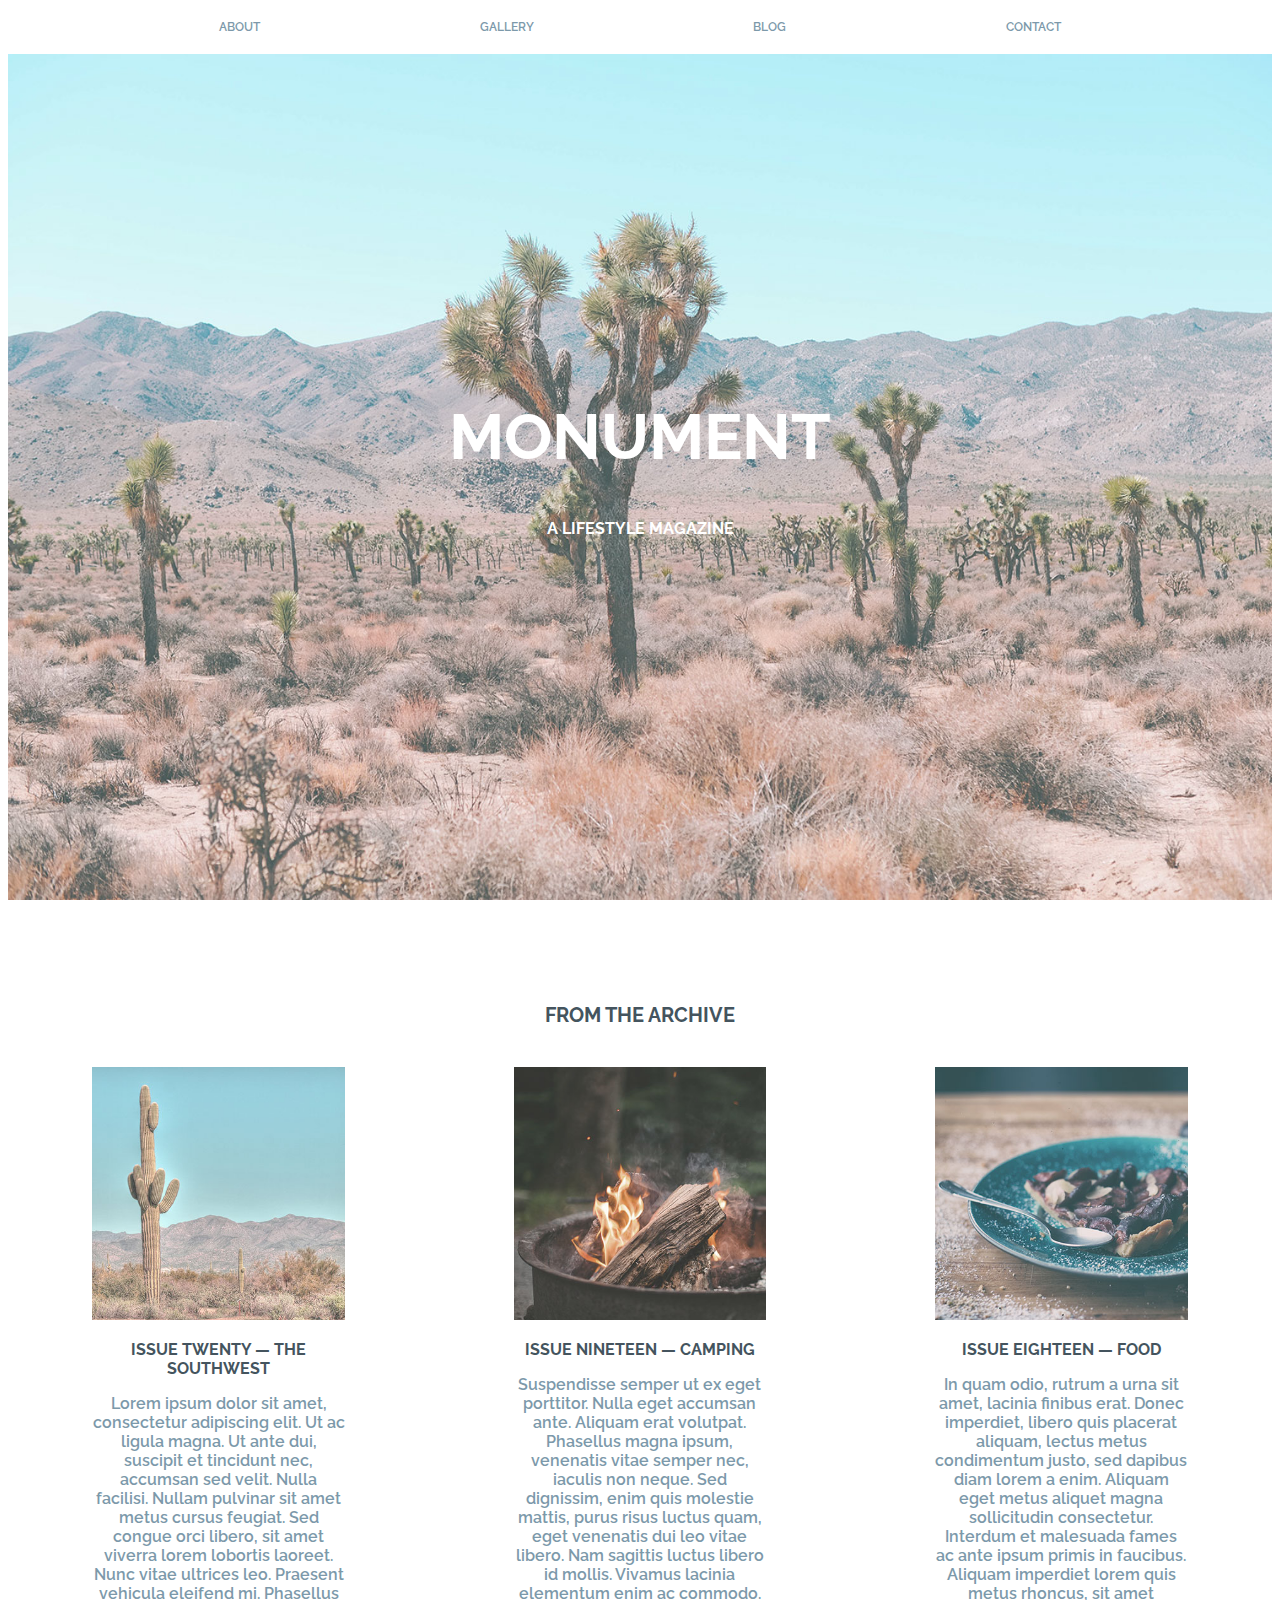
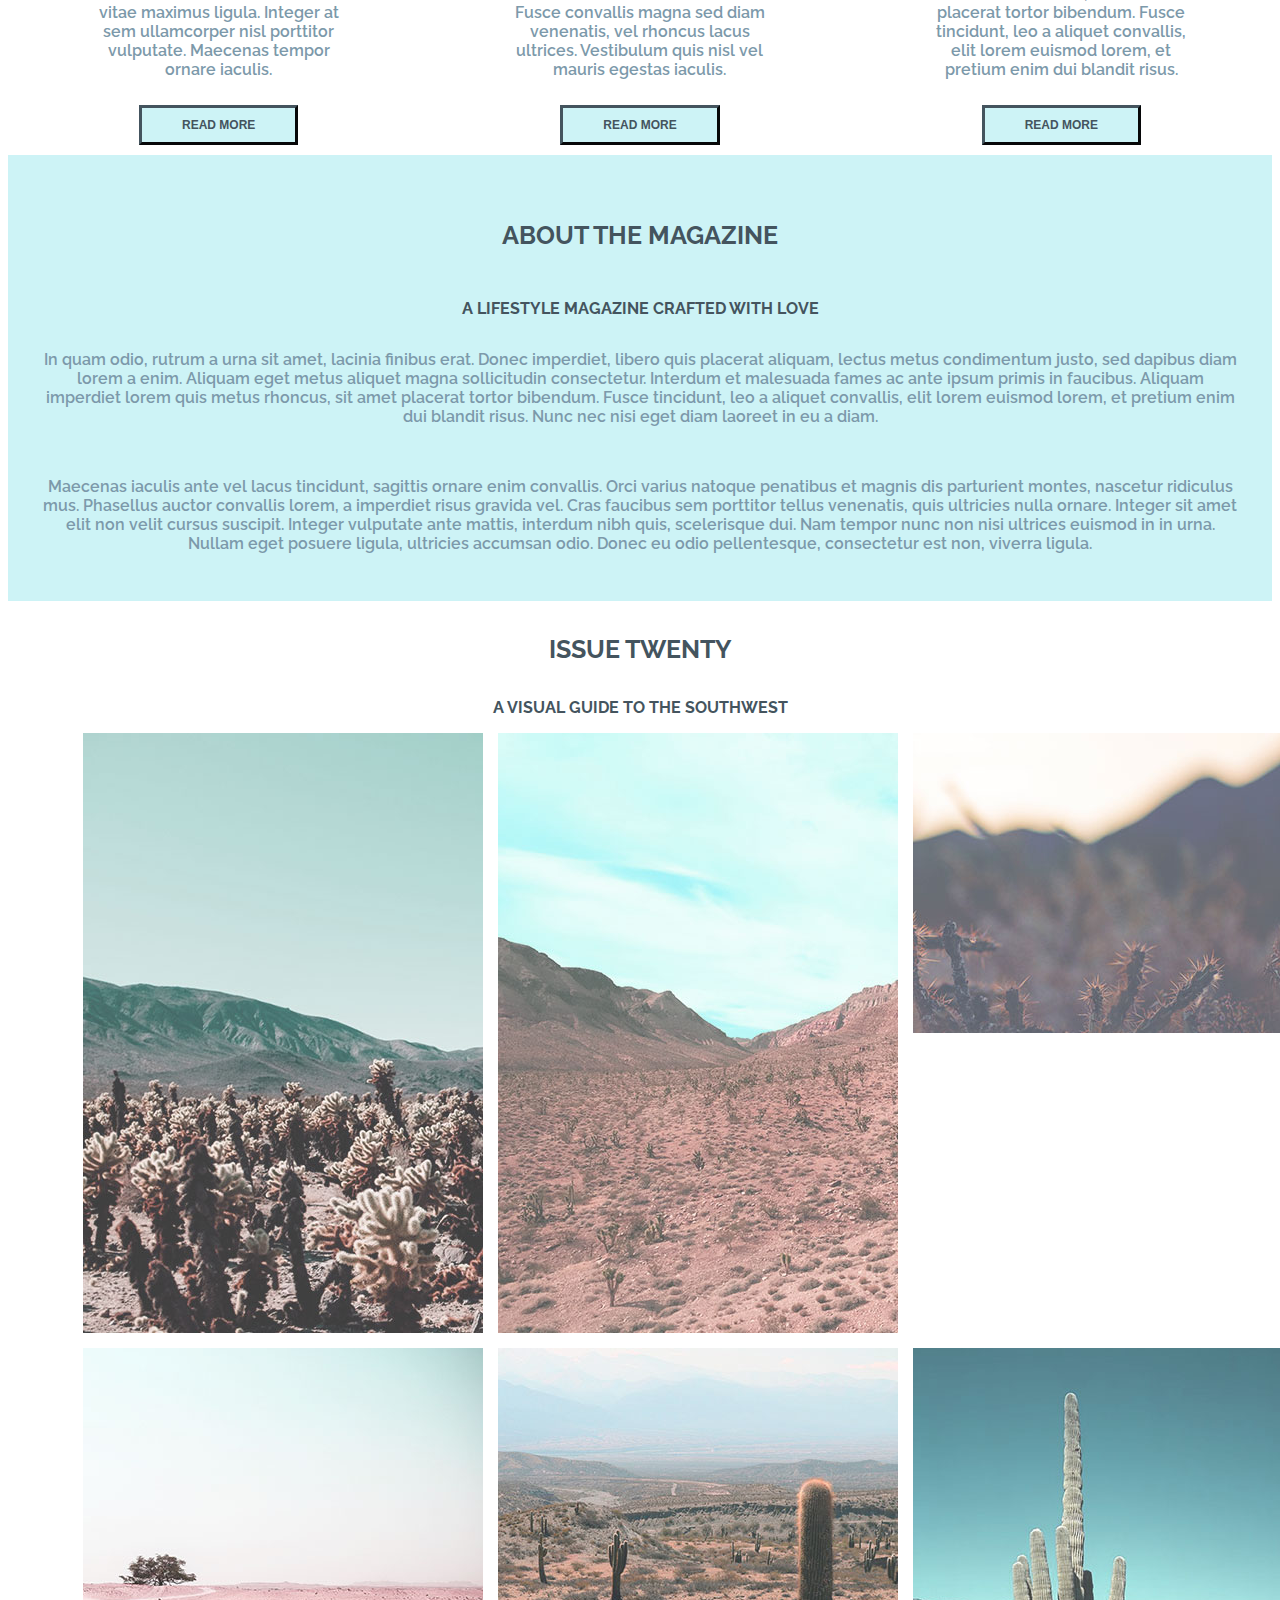
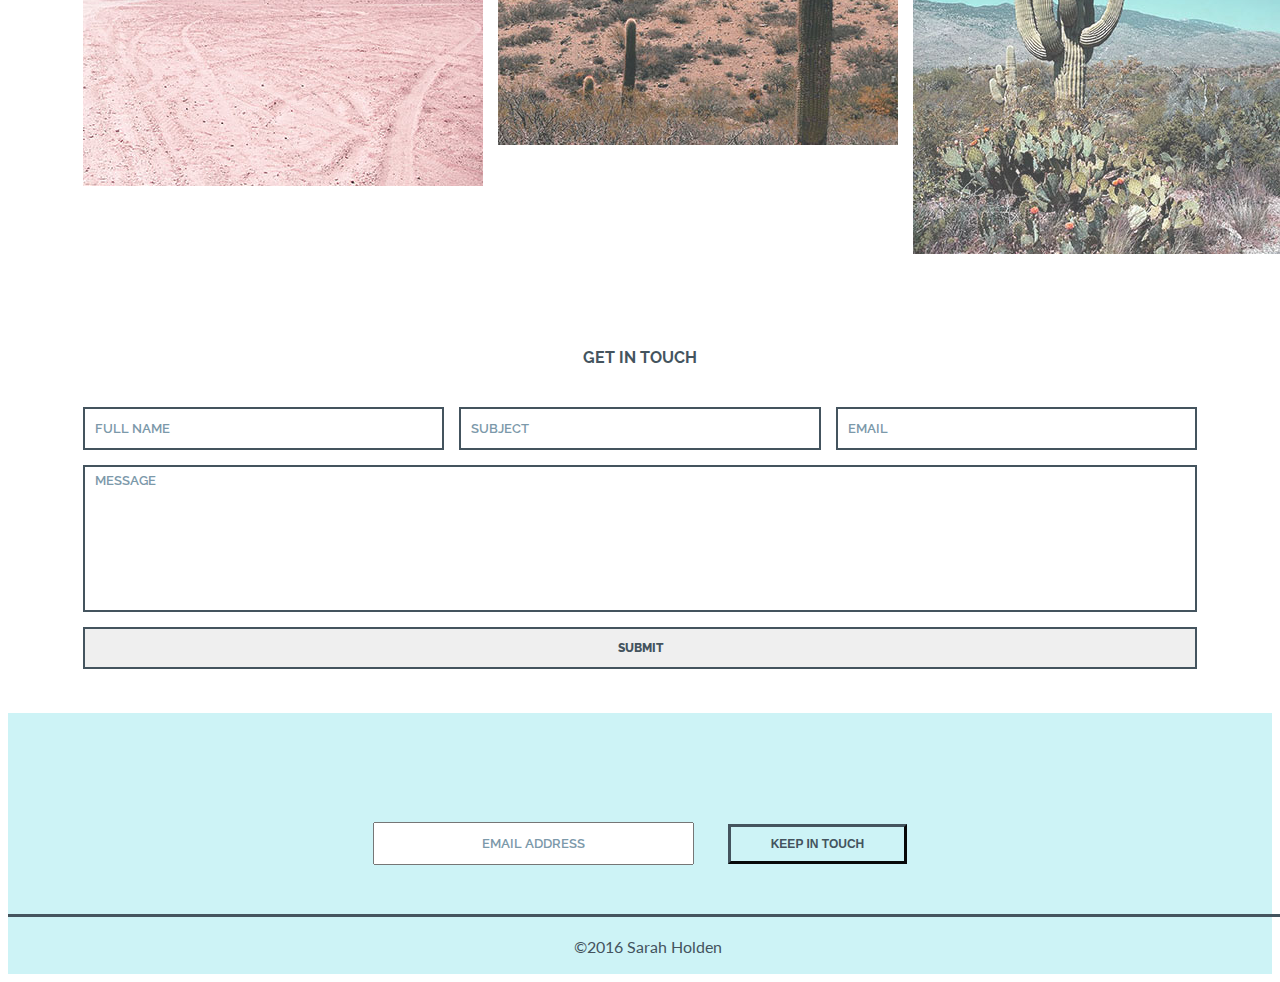
<file: starter-code/index.html>
<!DOCTYPE html>
<html lang="en">
<head>
    <meta charset="UTF-8">
    <meta name="viewport" content="width=device-width, initial-scale=1.0">
    <meta http-equiv="X-UA-Compatible" content="ie=edge">
    <link rel="stylesheet" href="https://use.fontawesome.com/releases/v5.5.0/css/all.css" integrity="sha384-B4dIYHKNBt8Bc12p+WXckhzcICo0wtJAoU8YZTY5qE0Id1GSseTk6S+L3BlXeVIU" crossorigin="anonymous">
    <link href="https://fonts.googleapis.com/css?family=Lato|Raleway" rel="stylesheet">
    <link rel="stylesheet" href="css/index.css">
    <title>Monument Magazine</title>
</head>
<body>
    <header>
        <nav class="dropdown-content">
            <a href="#">About</a>
            <a href="#">Gallery</a>
            <a href="#">Blog</a>
            <a href="#">Contact</a>
        </nav>
        <br>
        <h1>Monument<br><span class=title>A Lifestyle Magazine</span></h1>
    </header>
    <h2>From the archive</h2>
    <article class="archive">
        <div class="article1">
            <img src="images/article_1.jpg" class= "art"/>
            <h3> Issue Twenty &#8212; The Southwest</h3>
            <p>Lorem ipsum dolor sit amet, consectetur adipiscing
                 elit. Ut ac ligula magna. Ut ante dui, suscipit et 
                 tincidunt nec, accumsan sed velit. Nulla facilisi. 
                 Nullam pulvinar sit amet metus cursus feugiat. Sed 
                 congue orci libero, sit amet viverra lorem lobortis 
                 laoreet. Nunc vitae ultrices leo. Praesent vehicula 
                 eleifend mi. Phasellus vitae maximus ligula. Integer 
                 at sem ullamcorper nisl porttitor vulputate. Maecenas 
                 tempor ornare iaculis.</p>
            <button name="submit" type="button" class="readmore" value="Input Button">Read More</button>
        </div>
        <div class="article2">
            <img src="images/article_2.jpg" class= "art"/>
            <h3> Issue Nineteen &#8212; Camping</h3>
            <p>Suspendisse semper ut ex eget porttitor. Nulla eget accumsan 
                ante. Aliquam erat volutpat. Phasellus magna ipsum, venenatis 
                vitae semper nec, iaculis non neque. Sed dignissim, enim quis 
                molestie mattis, purus risus luctus quam, eget venenatis dui 
                leo vitae libero. Nam sagittis luctus libero id mollis. Vivamus 
                lacinia elementum enim ac commodo. Fusce convallis magna sed diam 
                venenatis, vel rhoncus lacus ultrices. Vestibulum quis nisl vel mauris 
                egestas iaculis.</p>
            <button name="submit" type="button" class="readmore" value="Input Button">Read More</button>    
        </div>
        <div class="article3">
            <img src="images/article_3.jpg" class= "art"/>
            <h3> Issue Eighteen &#8212; Food</h3>
            <p>In quam odio, rutrum a urna sit amet, lacinia finibus erat. Donec imperdiet, 
                libero quis placerat aliquam, lectus metus condimentum justo, sed dapibus 
                diam lorem a enim. Aliquam eget metus aliquet magna sollicitudin consectetur. 
                Interdum et malesuada fames ac ante ipsum primis in faucibus. Aliquam imperdiet 
                lorem quis metus rhoncus, sit amet placerat tortor bibendum. Fusce tincidunt, 
                leo a aliquet convallis, elit lorem euismod lorem, et pretium enim dui blandit 
                risus.</p>
            <button name="submit" type="button" class="readmore" value="Input Button">Read More</button>
        </div>
    </article>
    <div class="center">
        <h4>About the magazine</h4>
        <h3>A lifestyle magazine crafted with love</h3>
        <p>In quam odio, rutrum a urna sit amet, lacinia finibus erat. Donec imperdiet, libero quis placerat 
            aliquam, lectus metus condimentum justo, sed dapibus diam lorem a enim. Aliquam eget metus aliquet 
            magna sollicitudin consectetur. Interdum et malesuada fames ac ante ipsum primis in faucibus. Aliquam 
            imperdiet lorem quis metus rhoncus, sit amet placerat tortor bibendum. Fusce tincidunt, leo a aliquet 
            convallis, elit lorem euismod lorem, et pretium enim dui blandit risus. Nunc nec nisi eget diam laoreet 
            in eu a diam.</p><br>
        <p> Maecenas iaculis ante vel lacus tincidunt, sagittis ornare enim convallis. Orci varius natoque 
            penatibus et magnis dis parturient montes, nascetur ridiculus mus. Phasellus auctor convallis lorem, a 
            imperdiet risus gravida vel. Cras faucibus sem porttitor tellus venenatis, quis ultricies nulla ornare. 
            Integer sit amet elit non velit cursus suscipit. Integer vulputate ante mattis, interdum nibh quis, 
            scelerisque dui. Nam tempor nunc non nisi ultrices euismod in in urna. Nullam eget posuere ligula, 
            ultricies accumsan odio. Donec eu odio pellentesque, consectetur est non, viverra ligula.</p>
    </div>
    <div class="gallery">
        <h4>issue twenty</h4>
        <h3>a visual guide to the southwest</h3>
        <div class="photos">
                <img src="images/gallery_1.jpg" class= "galphoto" name="p1"/>
                <img src="images/gallery_2.jpg" class= "galphoto" name="p1"/>
                <img src="images/gallery_3.jpg" class= "galphoto" name="p1"/>
                <img src="images/gallery_4.jpg" class= "galphoto" name="p1"/>
                <img src="images/gallery_5.jpg" class= "galphoto" name="p1"/>
                <img src="images/gallery_6.jpg" class= "galphoto" name="p1"/>
        </div>
    </div>
    <br>
        <h3 class="comment">Get in Touch</h3>
    <form class="input">
        <input name="name" type="text" placeholder="Full Name" class="nameform"/> 
        <input name="email" type="text" placeholder="Email"/>
        <input name="subject" type="text" placeholder="subject"/>
        <textarea name="comment" type="text" placeholder="Message"></textarea>
        <input type="submit" name="submit" />
    </form> 
    <br>      
    <footer>
        <div class= "footer">
            <i class="fab fa-facebook-square fa-4px"></i>
            <i class="fab fa-instagram fa-4px"></i>
            <i class="fab fa-twitter-square"></i>
        </div>
        <br>
        <form>
                <input name="emailaddress" type="text" class="form" placeholder="Email Address">
                <button name="submit" type="button" class="button" value="Input Button">Keep In Touch</button>
        </form>
        <br>
        <div class="copy">
            &copy;2016 Sarah Holden
        </div>
    </footer>
    
</body>
</html>
</file>
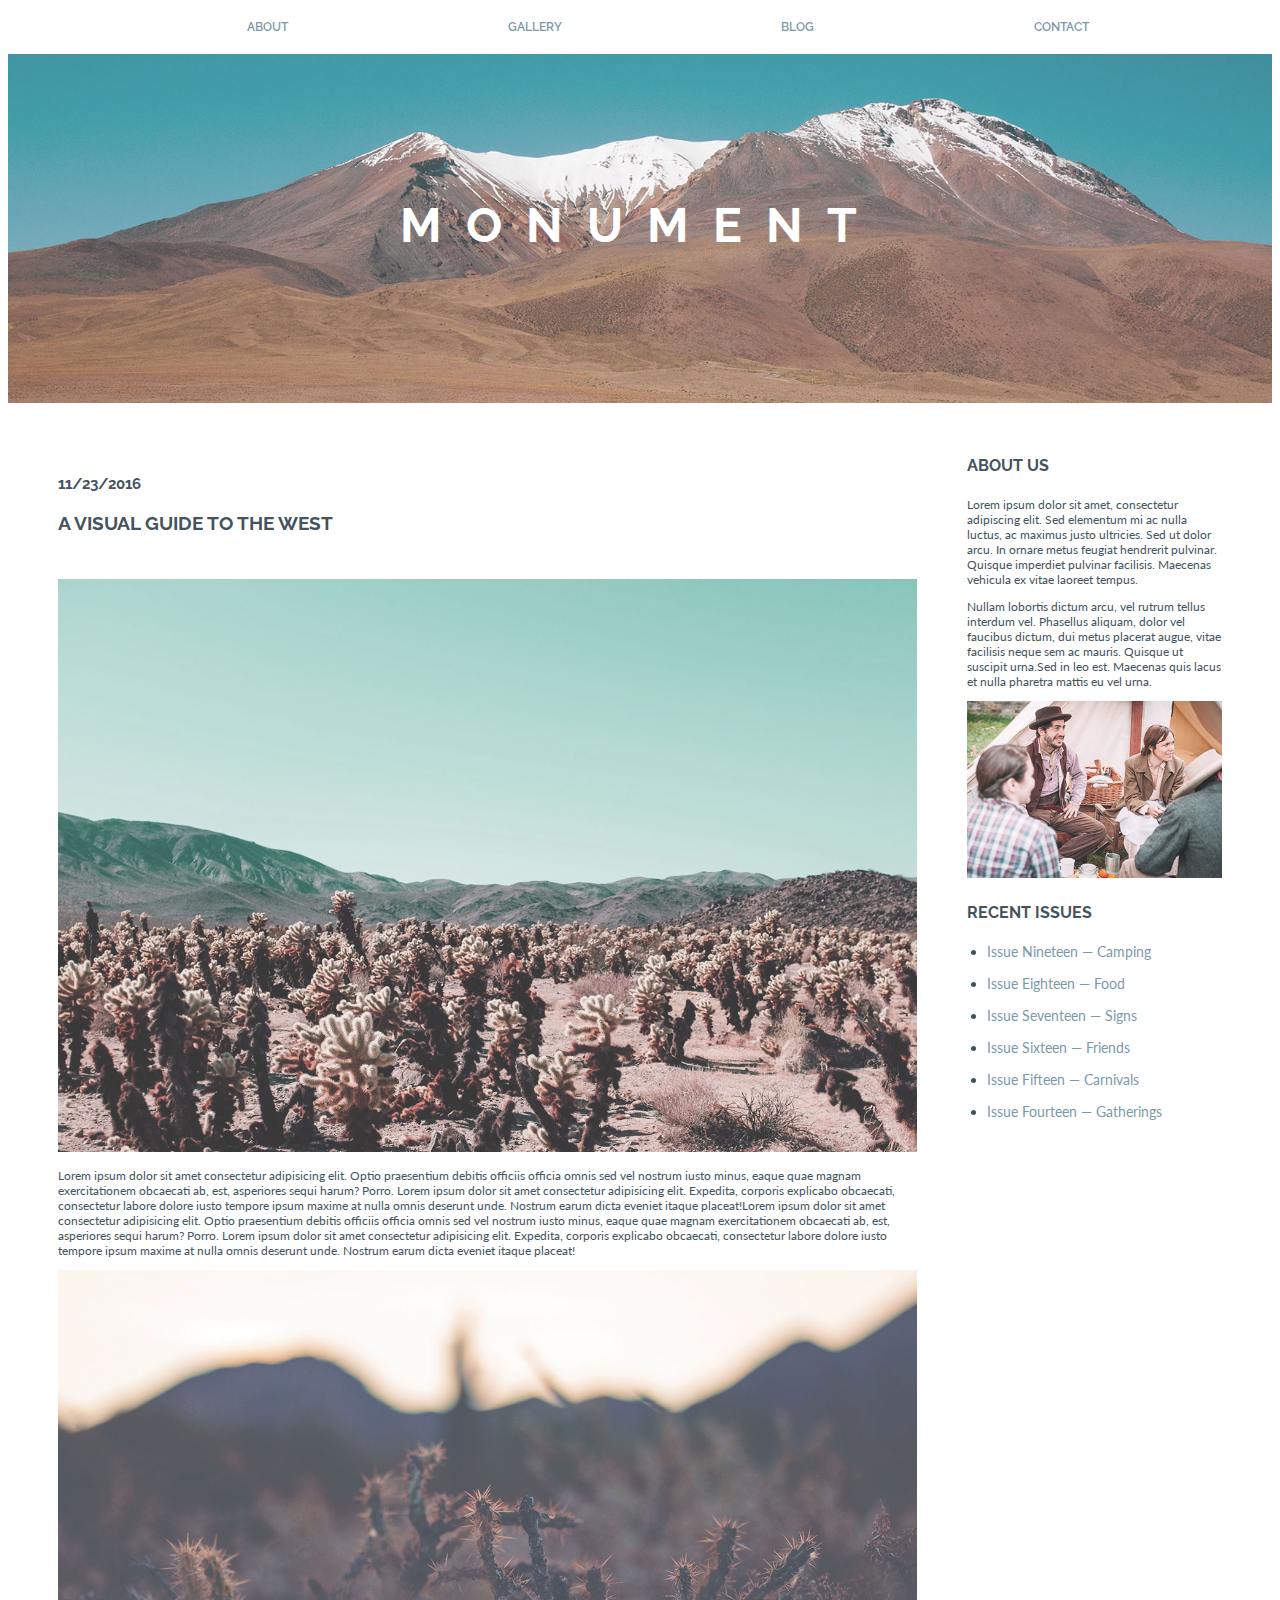
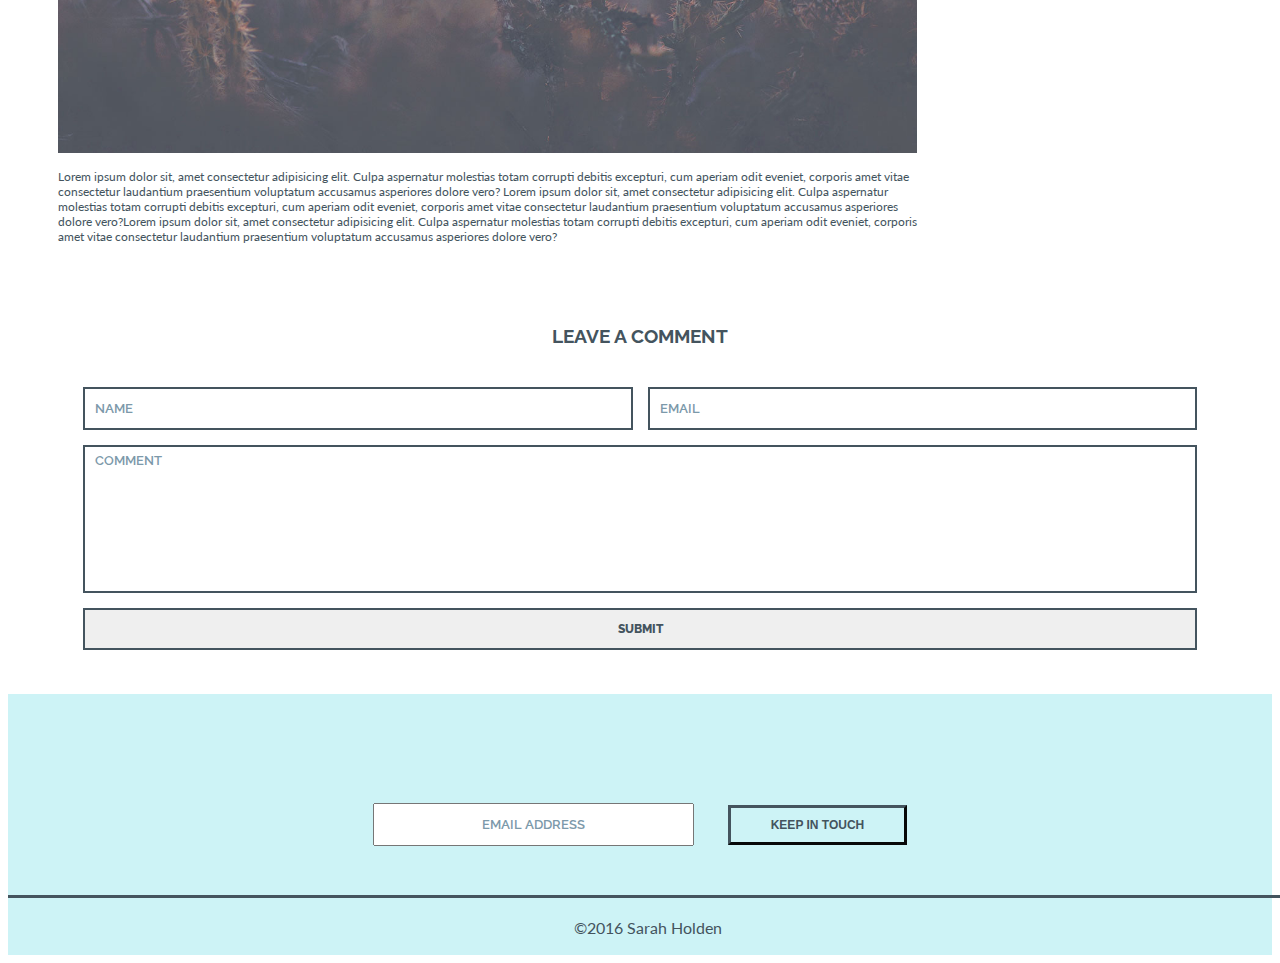
<file: starter-code/blog.html>
<!DOCTYPE html>
<html lang="en">
<head>
    <link rel="stylesheet" href="https://use.fontawesome.com/releases/v5.5.0/css/all.css" integrity="sha384-B4dIYHKNBt8Bc12p+WXckhzcICo0wtJAoU8YZTY5qE0Id1GSseTk6S+L3BlXeVIU" crossorigin="anonymous">
    <link href="https://fonts.googleapis.com/css?family=Lato|Raleway" rel="stylesheet">
    <link rel="stylesheet" href="css/blog.css">
    <meta charset="UTF-8">
    <meta name="viewport" content="width=device-width, initial-scale=1.0">
    <meta http-equiv="X-UA-Compatible" content="ie=edge">
    <title>Monument Magazine</title>
</head>

<body class="phone">
    
    <header>
            <i class="fas fa-bars"></i>    
            <nav class="dropdown-content">
                <a href="#">About</a>
                <a href="#">Gallery</a>
                <a href="#">Blog</a>
                <a href="#">Contact</a>
            </nav>
        <br>
        <h1>Monument</h1>
    </header>
    
    <div class="flex">
        <div class= "article">
            <h2>11/23/2016</h2>
            <h3>A Visual Guide To The West</h3>
            <div>
                <img src="images/blog_1.jpg" class= "Blog"/>
                <p>Lorem ipsum dolor sit amet consectetur adipisicing elit.
                    Optio praesentium debitis officiis officia omnis sed vel 
                    nostrum iusto minus, eaque quae magnam exercitationem obcaecati
                    ab, est, asperiores sequi harum? Porro. Lorem ipsum dolor sit 
                    amet consectetur adipisicing elit. Expedita, corporis explicabo 
                    obcaecati, consectetur labore dolore iusto tempore ipsum maxime 
                    at nulla omnis deserunt unde. Nostrum earum dicta eveniet itaque 
                    placeat!Lorem ipsum dolor sit amet consectetur adipisicing elit.
                    Optio praesentium debitis officiis officia omnis sed vel 
                    nostrum iusto minus, eaque quae magnam exercitationem obcaecati
                    ab, est, asperiores sequi harum? Porro. Lorem ipsum dolor sit 
                    amet consectetur adipisicing elit. Expedita, corporis explicabo 
                    obcaecati, consectetur labore dolore iusto tempore ipsum maxime 
                    at nulla omnis deserunt unde. Nostrum earum dicta eveniet itaque 
                    placeat!
                </p>
                <img src="images/blog_2.jpg" class= "Blog"/>
                <p>Lorem ipsum dolor sit, amet consectetur adipisicing elit. Culpa aspernatur
                molestias totam corrupti debitis excepturi, cum aperiam odit eveniet, corporis
                amet vitae consectetur laudantium praesentium voluptatum accusamus asperiores dolore vero?
                Lorem ipsum dolor sit, amet consectetur adipisicing elit. Culpa aspernatur
                molestias totam corrupti debitis excepturi, cum aperiam odit eveniet, corporis
                amet vitae consectetur laudantium praesentium voluptatum accusamus asperiores dolore vero?Lorem 
                ipsum dolor sit, amet consectetur adipisicing elit. Culpa aspernatur
                molestias totam corrupti debitis excepturi, cum aperiam odit eveniet, corporis
                amet vitae consectetur laudantium praesentium voluptatum accusamus asperiores dolore vero?
                </p>
            </div>
        </div>
            <aside class="side">
                <h4>About Us</h4>
                <p>Lorem ipsum dolor sit amet, consectetur adipiscing elit. Sed elementum mi ac nulla luctus, ac maximus
                justo ultricies. Sed ut dolor arcu. In ornare metus feugiat hendrerit pulvinar. Quisque imperdiet pulvinar
                facilisis. Maecenas vehicula ex vitae laoreet tempus.  
                </p>
                <p>
                Nullam lobortis dictum arcu, vel rutrum tellus
                interdum vel. Phasellus aliquam, dolor vel faucibus dictum, dui metus placerat augue, vitae facilisis neque 
                sem ac mauris. Quisque ut suscipit urna.Sed in leo est. Maecenas quis lacus et nulla pharetra mattis eu vel 
                urna.
                </p>
                <img src="images/about.jpg" class= "Blog">
                <h4>Recent Issues</h4>
                    <ul>
                        <li><a href="#">Issue Nineteen &#8212; Camping</a></li>
                        <li><a href="#">Issue Eighteen &#8212; Food</a></li>
                        <li><a href="#">Issue Seventeen &#8212; Signs</a></li>
                        <li><a href="#">Issue Sixteen &#8212; Friends</a></li>
                        <li><a href="#">Issue Fifteen &#8212; Carnivals</a></li>
                        <li><a href="#">Issue Fourteen &#8212; Gatherings</a></li>
                    </ul>
            </aside>
    </div> 
    <br>
        <h3 class="comment">Leave A Comment</h3>
    <form class="input">
        <input name="name" type="text" placeholder="Name" class="nameform"/> 
        <input name="email" type="text" placeholder="Email"/>
        <textarea name="comment" type="text" placeholder="comment"></textarea>
        <input type="submit" name="submit" />
    </form> 
    <br>      
    <footer>
        <div class= "footer">
            <i class="fab fa-facebook-square fa-4px"></i>
            <i class="fab fa-instagram fa-4px"></i>
            <i class="fab fa-twitter-square"></i>
        </div>
        <br>
        <form>
                <input name="emailaddress" type="text" class="form" placeholder="Email Address">
                <button name="submit" type="button" class="button" value="Input Button">Keep In Touch</button>
        </form>
        <br>
        <div class="copy">
            &copy;2016 Sarah Holden
        </div>
    </footer>
</body>
</html>
</file>
<file: starter-code/css/index.css>
body {
    font-family: 'Raleway', sans-serif;
    font-weight: 600;
}

/*=============================================   
header//////
===============================================*/

header {
    text-transform: uppercase;
    display: flex;
    justify-content: center;
    text-align: center;
}
h1{
    font-size: 4em;
}
.title {
    font-size: .25em;
}
h1{
    background-image: url("../images/home_header_bg.jpg");
    background-size: cover;
    background-repeat: no-repeat;
    background-position: center;
    background-attachment: fixed;
    margin-top:20px;
    color: white;
    padding: 371px;
    width: 100%;
}

/*=============================================   
nav//////
===============================================*/

i {
    display: none;
}
header nav {
    display: -webkit-flexbox;
    display: -ms-flexbox;
    display: flex;
    flex-direction: row;
    justify-content: space-evenly;
    font-size: 12px;
    position: fixed;
    top: 0;
    width: 100%;
    background-color: white;
    padding: 20px;
}
a {
    text-decoration: none;
    color: #7C99AA;
}

/*=============================================   
body//////
===============================================*/
h2 {
    font-size: 20px;
    margin: 40px 0px;
    color: #44545E;
    text-transform: uppercase;
    text-align: center;
}
h3 {
    color: #44545E;
    text-transform: uppercase;
    font-size: 1em;    
}
p{
    color: #7C99AA;
}
.archive {
    display: flex;
    flex-direction: row;
    justify-content: space-around;
    display: -webkit-flexbox;
    display: -ms-flexbox;
    position: inherit;
}
.art {
    width: 100%;
    height: auto;
    max-width: 300px;
}
.article1 {
    width: 20%;
    height: 300;
    text-align: center;
}
.article2 {
    width: 20%;
    height: 300;
    text-align: center;
}
.article3 {
    width: 20%;
    height: 300;
    text-align: center;
}
.readmore {
    border-color: #44545E;
    border-width: medium;
    background-color: #CDF3F6;
    color: #44545E;
    padding: 10px 40px;
    text-transform: uppercase;
    font-size: 12px;
    font-weight: 600;
    margin: 10px 15px;
    transition: 1s background-color color;
    text-align: center;
}
.readmore:hover {
    background-color: white;
}
/*=============================================   
center//////
===============================================*/
.center {
    background-color: #CDF3F6;
    width: inherit;
    height: 100%;
    text-align: center;
    padding: 1em;
    display: flex;
    flex-direction: column;
    justify-content: center;
    align-items: center;
    padding: 2em 2em;
}
h4 {
    font-size: 25px;
    color: #44545E;
    text-transform: uppercase;
}
/*=============================================   
gallery//////
===============================================*/
.gallery {
    text-align: center;
}
.photos {
    display: grid;
    grid-template-areas:
        "p1 p2 p3"
        "p4 p5 p6";
    grid-gap: 15px;
    margin: 0px 75px 25px 75px;
}
img [name="p1"] {
    grid-area: name;
    width:100px;
    height: auto;
}
img [name="p2"] {
    grid-area: name;
    width:100px;
    height: auto;
}
img [name="p3"] {
    grid-area: name;
    width:100px;
    height: auto;
}
img [name="p4"] {
    grid-area: name;
    width:100px;
    height: auto;
}
img [name="p5"] {
    grid-area: name;
    width:100px;
    height: auto;
}
img [name="p6"] {
    grid-area: name;
    width:100px;
    height: auto;
}


/*=============================================   
form//////
===============================================*/



input[name="name"]{
    grid-area: name;
    border: solid 2px #44545E;
    padding: 12px 10px;
}
input[name="subject"]{
    grid-area: subject;
    border: solid 2px #44545E;
    padding: 12px 10px;
}
input[name="email"]{
    grid-area: email;
    border: solid 2px #44545E;
    padding: 12px 10px;
}
textarea[name="comment"]{
    grid-area: comment;
    border: solid 2px #44545E;
    padding: 5px 10px;
    resize: none;
    height: 10em;
}
input[name="submit"]{
    grid-area: submit;
    border: solid 2px #44545E;
    padding: 12px 0px;
    font-family: 'Raleway', sans-serif;
    font-weight: 800;
    text-transform: uppercase;
    color: #44545E;
    font-size: .75em;
}
input[name="submit"]:hover {
    background-color: #44545E;
    color: white;
}
.input {
    display: grid;
    grid-template-areas:
        "name  subject email"
        "comment comment comment"
        "comment comment comment"
        "comment comment comment"
        "submit submit submit";
    grid-gap: 15px;
    margin: 0px 75px 25px 75px;
}
.comment {
    text-align: center;
    margin: 50px 0px 40px 0px;
}





/*=============================================   
footer//////
===============================================*/


.footer {
    display: -webkit-flexbox;
    display: -ms-flexbox;
    display: flex;
    flex-direction: row;
    justify-content: space-evenly;
    align-items: center;
    font-size: 35px;
    margin: 0px 200px;
}
footer {
    color: #44545E;
    text-align: center;
    background-color: #CDF3F6;
    padding: 60px 0px;
}
.copy {
    position: absolute;
    font-family: 'lato', sans-serif !important;
    border-top: solid 3px #44545E;
    padding: 20px 0px 0px 0px;
    font-weight: 400;
    text-align: center;
    width: 100%;
}
.button {
    border-color: #44545E;
    border-width: medium;
    background-color: #CDF3F6;
    color: #44545E;
    padding: 10px 40px;
    text-transform: uppercase;
    font-size: 12px;
    font-weight: 600;
    margin: 10px 15px;
    transition: 0s background-color color;
    text-align: center;
}
.form {
    padding: 12px 70px;
    margin: 30px 15px;
    text-align:center;
}
.button:hover{
    color: white;
    background-color: #44545E;    
    transition-delay:0.5s;   
}
/*=============================================   
placeholder
===============================================*/

input::placeholder {
    font-family: 'Raleway', sans-serif;
    font-weight: 600;
    text-transform: uppercase;
    color: #7C99AA;
    font-size: 1em;
}

textarea::placeholder {
    font-family: 'Raleway', sans-serif;
    font-weight: 600;
    text-transform: uppercase;
    color: #7C99AA;
    font-size: 1em;
}
</file>
<file: starter-code/css/blog.css>
body {
    font-family: 'Raleway', sans-serif;
    font-weight: 600;
}

header {
    text-align: center;
    text-transform: uppercase;
}

i {
    display: none;
}
header nav {
    display: -webkit-flexbox;
    display: -ms-flexbox;
    display: flex;
    flex-direction: row;
    justify-content: space-evenly;
    font-size: 12px;
    position: fixed;
    top: 0;
    width: 100%;
    background-color: white;
    padding: 20px;
}
a {
    text-decoration: none;
    color: #7C99AA;
}
/*=============================================   
header//////
===============================================*/
h1 {
    background-image: url("../images/blog_header_bg.jpg");
    background-size: cover;
    background-repeat: no-repeat;
    background-position: center;
    color: white;
    letter-spacing: .5em;
    padding: 150px;
    margin-top: 20px;
    font-size: 3em;
}
/*=============================================   
flexed article and side//////start of flex
===============================================*/
.flex {
    display: -webkit-flexbox;
    display: -ms-flexbox;
    display: flex;
    flex-direction: row;
} 

h2, h3, h4 {
    color: #44545E;
    text-transform: uppercase;
}
h2 {
    font-size: 15px;
    margin-top: 40px;
}
.article h3 {
    margin-bottom: 45px;
}
.Blog {
    width: 100%;
    height: auto;
}
p {
    font-family: 'Lato', sans-serif !important;
    color: #44545E;
    font-size: 12px;
    font-weight: 400;
}
.article {
    margin: 0px 50px;
}
/*=============================================   
bullets about us//////still flexed
===============================================*/
ul {
    color: #44545E;
    font-size: 14px;
    margin: 0px -20px;
}
ul li {
    font-family: 'Lato', sans-serif !important;
    margin-bottom: 15px;
    font-weight: 400;
}
.side{
    width: 30% auto;
    margin-right: 50px;
}

/*=============================================   
comment box!//////end of flex/////start of grid
===============================================*/
input[name="name"]{
    grid-area: name;
    border: solid 2px #44545E;
    padding: 12px 10px;
}
input[name="email"]{
    grid-area: email;
    border: solid 2px #44545E;
    padding: 12px 10px;
}
textarea[name="comment"]{
    grid-area: comment;
    border: solid 2px #44545E;
    padding: 5px 10px;
    resize: none;
    height: 10em;
}
input[name="submit"]{
    grid-area: submit;
    border: solid 2px #44545E;
    padding: 12px 0px;
    font-family: 'Raleway', sans-serif;
    font-weight: 800;
    text-transform: uppercase;
    color: #44545E;
    font-size: .75em;
}

.input {
    display: grid;
    grid-template-areas:
        "name email"
        "comment comment"
        "comment comment"
        "comment comment"
        "submit submit";
    grid-gap: 15px;
    margin: 0px 75px 25px 75px;
}
.comment {
    text-align: center;
    margin: 50px 0px 40px 0px;
}
/*=============================================   
footer//////end of grid////start of flex
===============================================*/
.footer {
    display: -webkit-flexbox;
    display: -ms-flexbox;
    display: flex;
    flex-direction: row;
    justify-content: space-evenly;
    align-items: center;
    font-size: 35px;
    margin: 0px 200px;
}
footer {
    color: #44545E;
    text-align: center;
    background-color: #CDF3F6;
    padding: 60px 0px;
}
.copy {
    position: absolute;
    font-family: 'lato', sans-serif !important;
    border-top: solid 3px #44545E;
    padding: 20px 0px 0px 0px;
    font-weight: 400;
    text-align: center;
    width: 100%;
}
.button {
    border-color: #44545E;
    border-width: medium;
    background-color: #CDF3F6;
    color: #44545E;
    padding: 10px 40px;
    text-transform: uppercase;
    font-size: 12px;
    font-weight: 600;
    margin: 10px 15px;
    transition: 0s background-color color;
    text-align: center;
}
.form {
    padding: 12px 70px;
    margin: 30px 15px;
    text-align:center;
}
.button:hover{
    color: white;
    background-color: #44545E;    
    transition-delay:0.5s;   
}
/*=============================================   
placeholder
===============================================*/

input::placeholder {
    font-family: 'Raleway', sans-serif;
    font-weight: 600;
    text-transform: uppercase;
    color: #7C99AA;
    font-size: 1em;
}

textarea::placeholder {
    font-family: 'Raleway', sans-serif;
    font-weight: 600;
    text-transform: uppercase;
    color: #7C99AA;
    font-size: 1em;
}

/*=============================================   
small screen
===============================================*/


@media only screen and (max-width: 600px) {
    .phone {
        display: flex;
        flex-direction: column;
    }
    h1 {
        font-size: 2em;
        margin: -20px 0px 0px 0px;
    }
    .input {
        display: grid;
        grid-template-areas:
        "name"
        "email"
        "comment"
        "submit"
    }
    header nav {
    display:none;
   }
    header i{
        float: left;
        margin: 5px;
        color: white;
        font-size: 2em;
    }
    .dropdown-content {
        display: hidden;
        position: absolute;
        background-color: #f9f9f9;
        z-index: 1;
        top: 45px;
    }
    i:hover ~ .dropdown-content{
        display: flex;
        flex-direction: column;
        width: cover;
        text-align: left;
    }
    .dropdown-content:hover {
        display:flex;
        flex-direction: column;
        width: cover;
        text-align: left;
    }
    nav a:hover {
        background-color: darkslategray;
        width: 60px;
    }
    aside {
        display: none;
    } 
}
</file>
